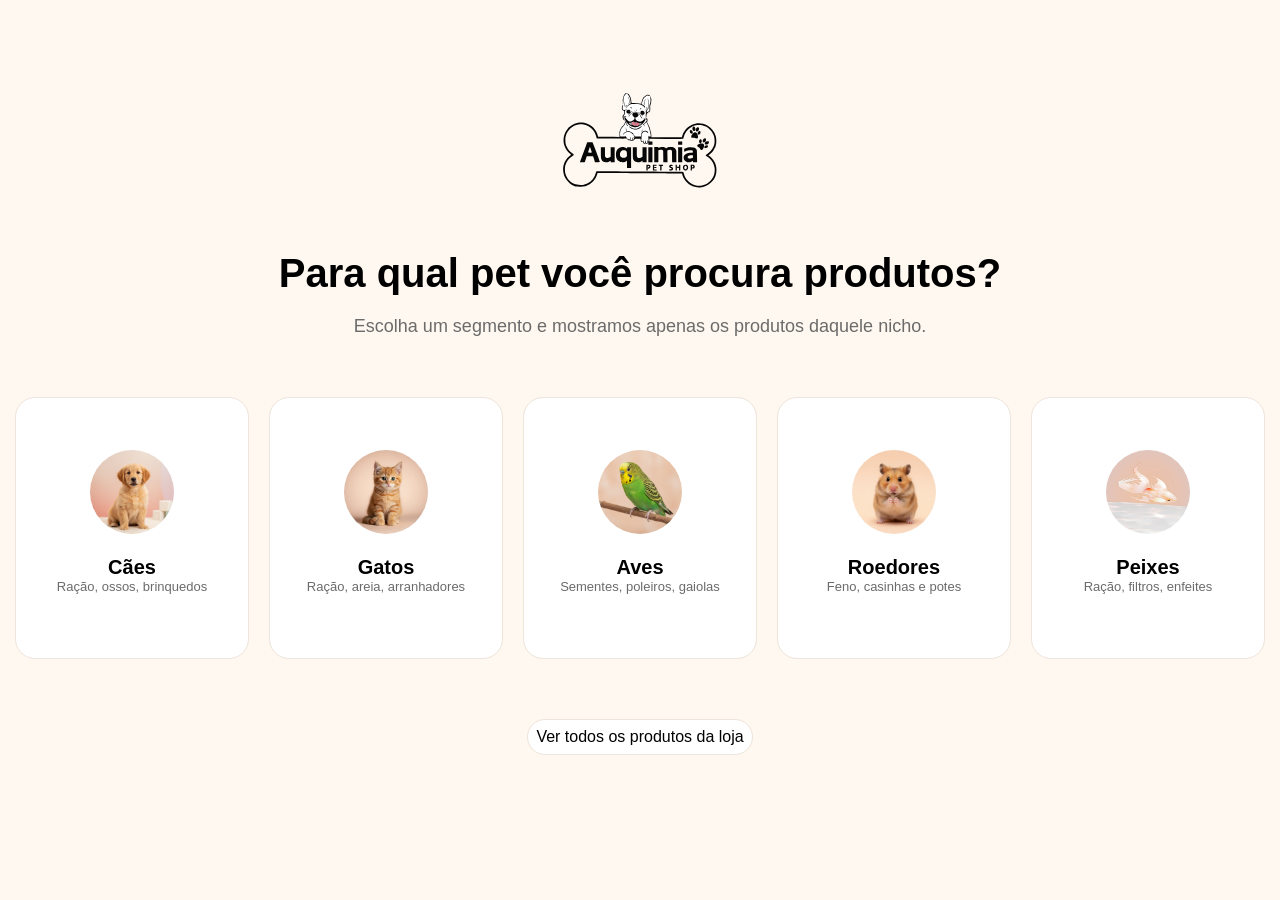
<file: index.html>
<!DOCTYPE html>

<html lang="en">
<head>
    <meta charset="UTF-8">
    <meta name="viewport" content="width=device-width, initial-scale=1.0">
    <title>Auquimia - Seleção</title>
    <link rel="stylesheet" href="css/main.css">
    <link rel="stylesheet" href="css/cards.css">
    <link rel="shortcut icon" href="img/paw.svg" type="image/x-icon">
</head>
<body>
    <div class="logo_selc"><img src="img/auquimia-pet-shop.svg" alt=""></div>
    <div class="space20"></div>
    <div class="tituloGrande">Para qual pet você procura produtos?</div>
    <div class="textocinza">Escolha um segmento e mostramos apenas os produtos daquele nicho.</div>
    <div class="space20"></div>
    <div id="cardSelec">
        <div class="card" onclick="produtos('cao')"><img src="img/icones_selec/caes.png" alt="">
        <div>
            <div class="subtitulo">Cães</div>
            <div class="miniText">Ração, ossos, brinquedos</div>
        </div><div class="invzArr">›</div>
        </div>
        <div class="card" onclick="produtos('gato')"><img src="img/icones_selec/gatos.png" alt="">
        <div>
            <div class="subtitulo">Gatos</div>
            <div class="miniText">Ração, areia, arranhadores</div>
        </div><div class="invzArr">›</div>
        </div>
        <div class="card" onclick="produtos('ave')"><img src="img/icones_selec/aves.png" alt="">
        <div>
            <div class="subtitulo">Aves</div>
            <div class="miniText">Sementes, poleiros, gaiolas</div>
        </div><div class="invzArr">›</div>
        </div>
        <div class="card" onclick="produtos('roedor')"><img src="img/icones_selec/roedores.png" alt="">
        <div>
            <div class="subtitulo">Roedores</div>
            <div class="miniText">Feno, casinhas e potes</div>
        </div><div class="invzArr">›</div>
        </div>
        <div class="card" onclick="produtos('peixe')"><img src="img/icones_selec/peixes.jpg" alt="">
        <div>
            <div class="subtitulo">Peixes</div>
            <div class="miniText">Ração, filtros, enfeites</div>
        </div><div class="invzArr">›</div>
        </div>
    </div>
    <div class="space20"></div>
    <div class="textoOrange, btnAllProds" onclick="produtos('todos') " style="cursor: pointer;">Ver todos os produtos da loja</div>
    <script src="js/prods.js"></script>
</body>
</html>
</file>
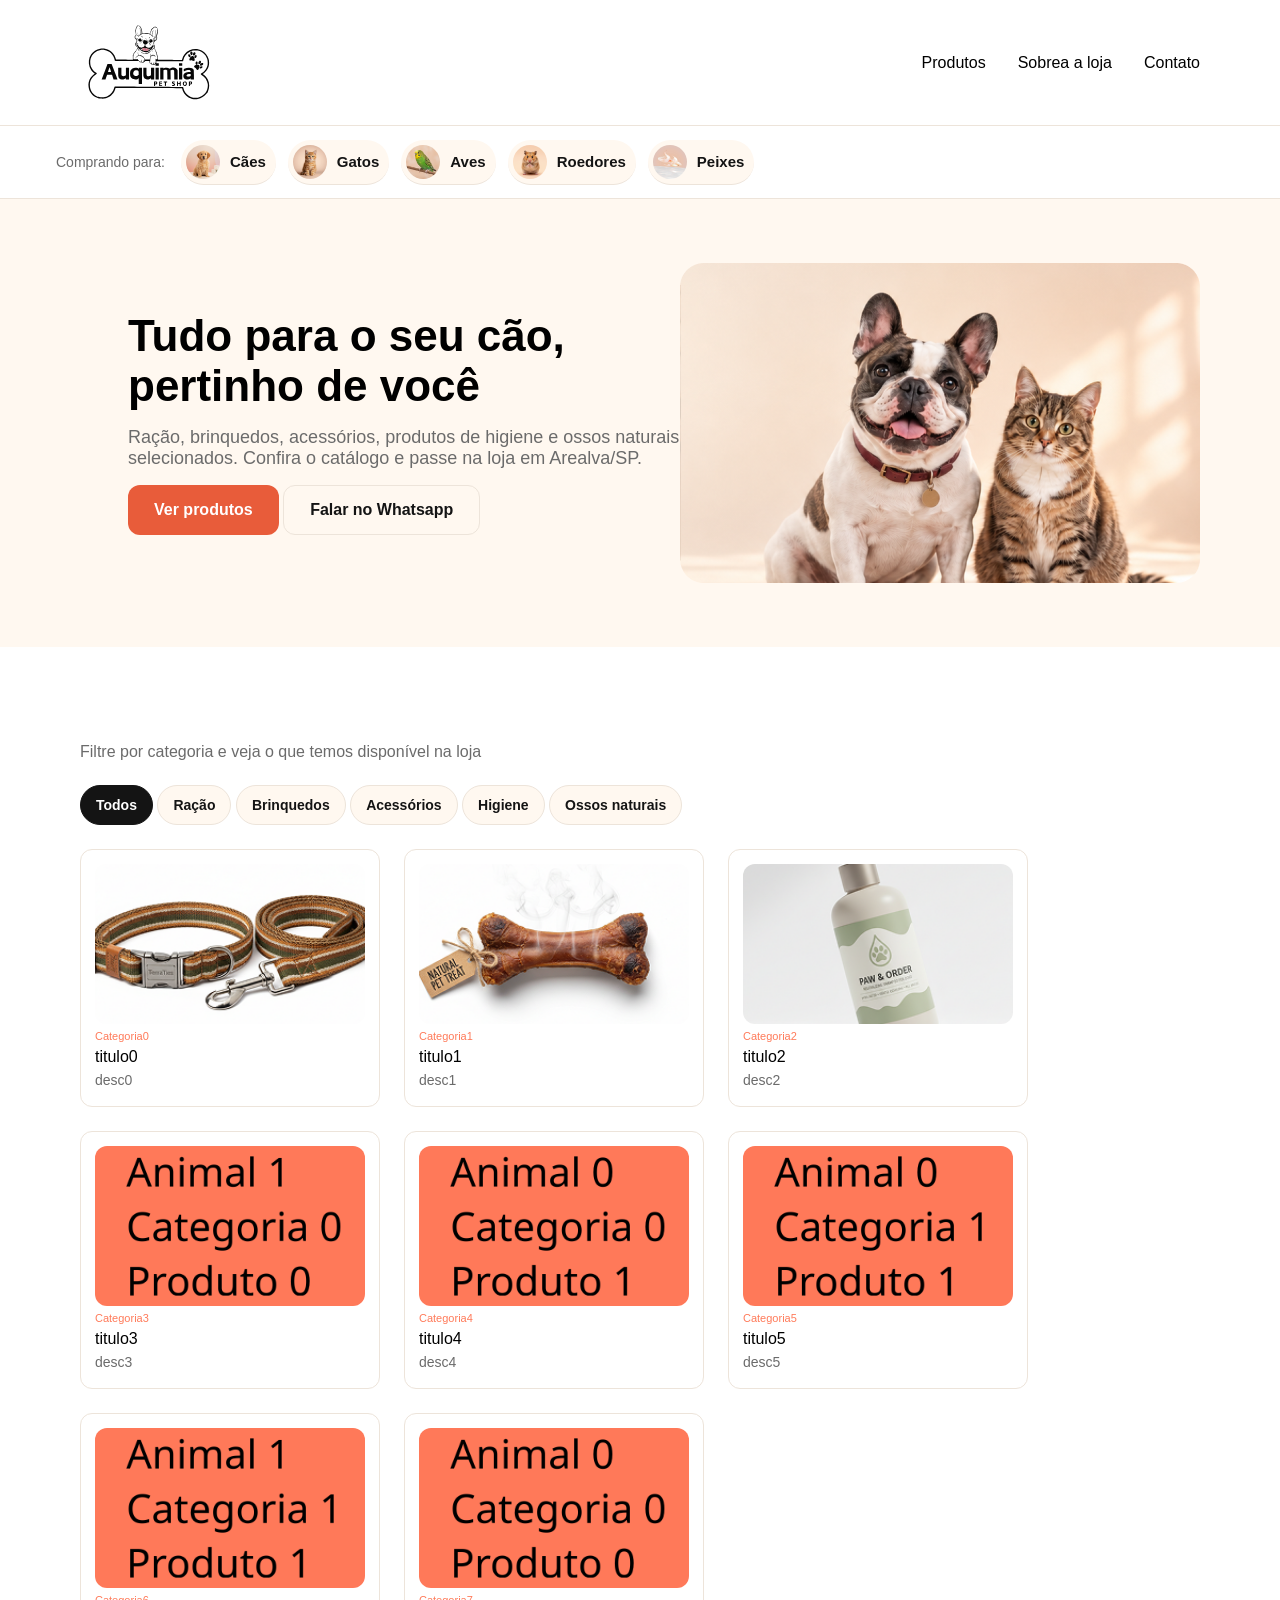
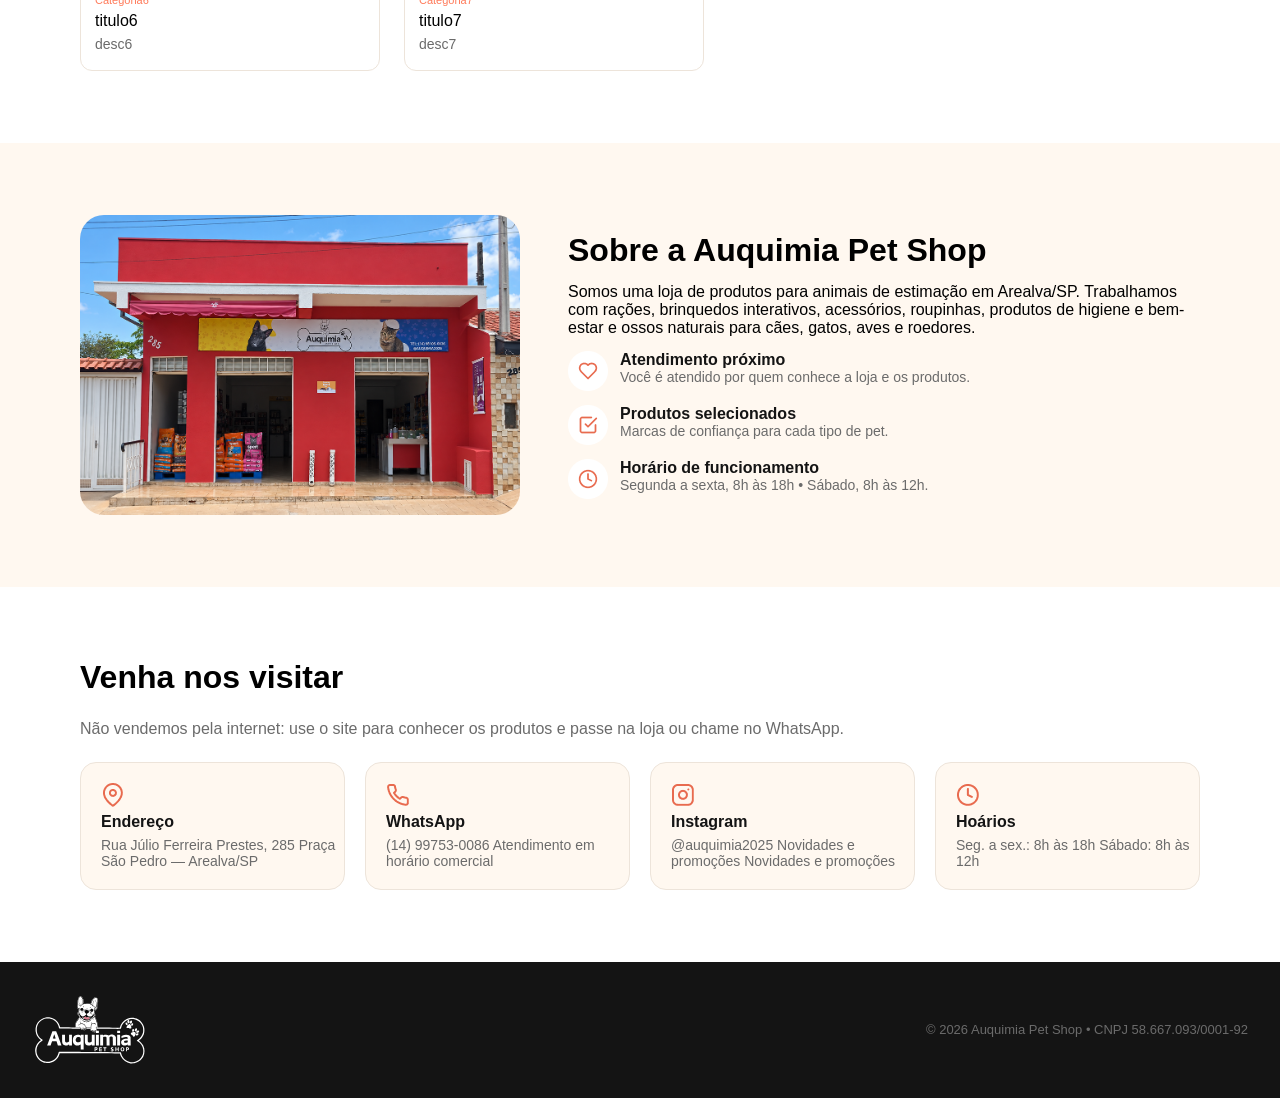
<file: produtos.html>
<!DOCTYPE html>
<html lang="en">
<head>
    <meta charset="UTF-8">
    <meta name="viewport" content="width=device-width, initial-scale=1.0">
    <title>Auquimia - Produtos</title>
    <link rel="stylesheet" href="css/main.css">
    <link rel="stylesheet" href="css/produtos.css">
    <link rel="shortcut icon" href="img/paw.svg" type="image/x-icon">
</head>
<body>
    <div id="header"> </div>

    <div id="selecAnim" class="txtPqCinz">
        <div style="width: 40px;"></div><div>Comprando para:</div>
        <div id="animalbuttonContainer">
        <div id="cao" onclick="escolhe(this.id);" class="anim"><img src="img/icones_selec/caes.png" alt=""> Cães</div>
        <div id="gato" onclick="escolhe(this.id);" class="anim"><img src="img/icones_selec/gatos.png" alt=""> Gatos</div>
        <div id="ave" onclick="escolhe(this.id);" class="anim"><img src="img/icones_selec/aves.png" alt=""> Aves</div>
        <div id="roedor" onclick="escolhe(this.id);"  class="anim"><img src="img/icones_selec/roedores.png" c alt=""> Roedores</div>
        <div id="peixe" onclick="escolhe(this.id);" class="anim"><img src="img/icones_selec/peixes.jpg" alt=""> Peixes</div>
        </div>
    </div>
    <div class="hero">
        <div class="heroDir">
            <div class="tituloHero">Tudo para o seu cão, pertinho de você</div>
            <div class="textocinza">Ração, brinquedos, acessórios, produtos de higiene e ossos naturais selecionados. Confira o catálogo e passe na loja em Arealva/SP.</div>
            <div class="btns">
                <button id="verProds">Ver produtos</button>
                <button id="falarWts">Falar no Whatsapp</button>                
            </div>
        </div>
        <img src="img/animais_zoom.png" alt=""> 
    </div>
    <div id="telaProds">
        <div id="preencher" class="tituloMedio"></div>  
        <div class="textoMdcinza">Filtre por categoria e veja o que temos disponível na loja</div>  
        <div class="btnContainer">
            <button class="btnCateg btnAtivado" onclick="btnCateg(this)">Todos</button>
            <button class="btnCateg" onclick="btnCateg(this)">Ração</button>
            <button class="btnCateg" onclick="btnCateg(this)">Brinquedos</button>
            <button class="btnCateg" onclick="btnCateg(this)">Acessórios</button>
            <button class="btnCateg" onclick="btnCateg(this)">Higiene</button>
            <button class="btnCateg" onclick="btnCateg(this)">Ossos naturais</button>
        </div>
        <div id="prodContainer">
            
        </div>
    </div>
    <div id="sobreLoja">
        <img src="img/frente_loja.png" alt="">
        <div class="sobreTexto">
            <div class="tituloMedio">
                Sobre a Auquimia Pet Shop
            </div>
            <div class="textoMedcinza">
                Somos uma loja de produtos para animais de estimação em Arealva/SP. Trabalhamos com rações, brinquedos interativos, acessórios, roupinhas, produtos de higiene e bem-estar e ossos naturais para cães, gatos, aves e roedores.
            </div>
            <div class="infobox"><img src="img/bolaCorac.png" alt="">
                <div class="doisText">
                    <div class="text16Semibold">
                        Atendimento próximo
                    </div>
                    <div class="txtPqCinz">
                        Você é atendido por quem conhece a loja e os produtos.
                    </div>
                </div>
            </div>
            <div class="infobox"><img src="img/bolaCheck.png" alt="">
                <div class="doisText">
                    <div class="text16Semibold">
                        Produtos selecionados
                    </div>
                    <div class="txtPqCinz">
                        Marcas de confiança para cada tipo de pet.
                    </div>
                </div>
            </div>
            <div class="infobox"><img src="img/bolaRelog.png" alt="">
                <div class="doisText">
                    <div class="text16Semibold">
                        Horário de funcionamento
                    </div>
                    <div class="txtPqCinz">
                        Segunda a sexta, 8h às 18h • Sábado, 8h às 12h.
                    </div>
                </div>
            </div>
        </div>
    </div>
    <div id="contatos">
        <div class="tituloMedio">
            Venha nos visitar
        </div>
        <div class="textoMdcinza">
            Não vendemos pela internet: use o site para conhecer os produtos e passe na loja ou chame no WhatsApp.
        </div>
        <div id="contatosBox">
            <div class="contCards">
                <img src="img/📍 icon.png" alt="">
                <div class="text16Semibold">
                    Endereço
                </div>
                <div class="txtPqCinz">
                    Rua Júlio Ferreira Prestes, 285 
                    Praça São Pedro — Arealva/SP
                </div>
            </div>
            <div class="contCards">
                <img src="img/📱 icon.png" alt="">
                <div class="text16Semibold">
                    WhatsApp
                </div>
                <div class="txtPqCinz">
                    (14) 99753-0086 
                    Atendimento em horário comercial
                </div>
            </div>
            <div class="contCards">
                <img src="img/📷 icon.png" alt="">
                <div class="text16Semibold">
                    Instagram
                </div>
                <div class="txtPqCinz">
                    @auquimia2025 Novidades e promoções
                    Novidades e promoções
                </div>
            </div>
            <div class="contCards">
                <img src="img/🕗 icon.png" alt="">
                <div class="text16Semibold">
                    Hoários
                </div>
                <div class="txtPqCinz">
                    Seg. a sex.: 8h às 18h
                    Sábado: 8h às 12h
                </div>
            </div>
        </div>
    </div>
    <div id="footer"> </div>
    <script src="js/headerFooter.js"></script>
    <script src="js/prods.js"></script>
</body>
</html>
</file>
<file: css/main.css>
:root{
    --preto:     #141414;
    --coral:     #ff7a59;
    --coralEsc:  #e85c3a;
    --areia:     #fff8f0;
    --branco:    #ffffff;
    --borda:     #ede4da;
    --texto:     #2b2b2b;
    --textoSuav: #6b6b6b;
    --verde:     #2ec4b6;

}
html{

}
body{
    overflow-x: hidden;
    background-color: var(--areia);
    margin: 0;
    font-family: "Inter", sans-serif;
    display: flex;
    flex-direction: column;
    justify-content: center;
    align-items: center;

}
.tituloHero{
    font-size: 44px;
    font-weight: bold;
}
.tituloGrande{
    font-size: 40px;
    font-weight: bold;
}
.tituloMedio{
    font-size: 32px;
    font-weight: bold;
}
.tituloSecao{
    font-size: 28px;
    font-weight: bold;
}
.subtitulo{
    font-size: 20px;
    font-weight: 600;
}
.text16Semibold{
    font-size: 16px;
    font-weight: 600;
    color: var(--preto);
}
.textocinza{
    font-size: 18px;
    color: var(--textoSuav);
}
.textoMdcinza{
    font-size: 16px;
    color: var(--textoSuav);
}
.txtPqCinz{
    font-size: 14px;
    font-weight: 500;
    color: var(--textoSuav);
}
.miniText{
    color: var(--textoSuav);
    font-size: 13px;
}
.textoOrange{
    font-size: 18px;
    font-weight: bold;
    color: var(--coral);
}
/* .textoOrange{
    font-size: 18px;
    font-weight: bold;
    color: var(--preto);
      text-shadow:
    1px 1px var(--coral)   ,
    2px 2px var(--coralEsc);
} */
.textoPqOrange{
    font-size: 11px;
    font-weight: 500;
    color: var(--coral);
}
.logo_selc {
    display: flex;
    justify-content: center;
    
    & img{
        width: 160px;
        height: 101px;
    }
}

.space20{
    height: 20px;
    width:  0px;
}

#header{
    display: flex;
    align-items: center;
    background-color: var(--branco);
    height: 125px;
    width: 100%;
    border-bottom-width: 1px;
    border-bottom-style: solid;
    border-bottom-color: var(--borda);
        & img{
            padding-left: 80px;
            height: 79.67px;
            width: 138.23px;
            cursor: pointer;
        };

}
#menu{
    padding-right: 80px;
    margin-left: auto;
    display: flex;
    gap: 32px;
    & div{
        float: left;
    }
}
#footer{
    display: flex;
    inline-size: 100%;
    box-sizing: border-box;
    background-color: var(--preto);
    height: 136px;
    justify-content: center;
    align-items: center;
    & img{
        width: 116px;
        height: 72px;
        margin-left: 32px;
    }
    .miniText{
        margin-right: 32px;
        margin-left: auto;
    }
}
</file>
<file: css/cards.css>
#cardSelec{
    display: flex;
    flex-direction: row;
    gap: 20px;
}
body{
    overflow-x: hidden;
    padding: 90px 80px;
    gap: 20px;
    position: relative;
}
.card{
    cursor: pointer;
    background-color: var(--branco);
    width: 200px;
    height: 224px;
    border-radius: 20px;
    border-style: solid;
    border-color:var(--borda);
    border-width: 1px;
    padding: 12px 16px 24px;
    display: flex;
    flex-direction: column;
    justify-content: center;
    align-items: center;
    gap: 10px;
    flex-shrink: 0;
    & img{
        width: 84px; height: 84px;
        margin-bottom: 12px;
        border-radius: 50%;
    }
    & .subtitulo, .miniText{
        display: flex;
        flex-direction: column;
        justify-content: center;
        align-items: center;
    }
    transition: transform 0.3s ease-in-out; 
}
.card:hover{
    transform: scale(1.1);
}
.invzArr{
    display: none;
}
.btnAllProds{
    padding: 8px;
    background-color: var(--branco);
    border-style: solid;
    border-width: 1px;
    border-color: var(--borda);
    border-radius: 20px;
    transition: transform 0.3s ease-in-out; 
     &:hover{
        transform: scale(1.1);        
    }
}
@media (max-width: 1255px) {
    .tituloGrande, .textocinza, .textoOrange{
        text-align: center;
    }
    .textocinza, .textoOrange{
        width: 90vw;
    }
    .tituloGrande{
        width: 75vw;
    }
     /*  */
    #cardSelec{
        width: 90vw;
        flex-direction: row;
        flex-wrap: wrap;
        gap: 12px;
        justify-content:Center;
    }
    #card{
        flex-shrink: 1;
    }

}

@media(max-width: 900px) {
    .logo_selc > img{
        width: 320px;
        height: 202px;
    }    
}

@media (max-width: 600px) {
    
    #cardSelec{
        width: 90vw;
        flex-direction: column;
        gap: 12px;
        justify-content:Center;
    }
    .card{
    width: auto;
    height: 78px;
    border-radius: 16px;
    padding: 12px 0px 12px 16px;
    display: flex;
    flex-direction: row;
    justify-content:left;
    align-items: center;
    gap: 14px;
    flex-shrink: 1;
        & img{
            width: 54px; height: 54px;
            margin-bottom: 12px;
            border-radius: 50%;
        }
    }
    .invzArr{
        display:inline;
        margin-left: auto;
        margin-right: 20px;
        font-size: 24px;
        font-weight: 600;
        color: #C9BFB5;
    }

}
</file>
<file: css/produtos.css>
#selecAnim{
    height: 72px;
    width: 100%;
    background-color: var(--branco);
    display: flex;
    align-items: center;
    border-bottom-width: 1px;
    border-bottom-style: solid;
    border-bottom-color: var(--borda);
    gap: 16px;
}

.anim{
    width: fit-content;
    height: 44px;
    background-color: var(--areia);
    border-radius: 50px 50px 50px 50px;
    display: flex;
    align-items: center;
    gap: 10px;
    padding: 0px 10px 0px 5px;
    border-bottom-width: 1px;
    border-bottom-style: solid;
    border-bottom-color: var(--borda);
    font-size: 15px;
    font-weight: 600;
    color: var(--preto);
    cursor: pointer;
    & img{
        width: 34px;
        height: 34px;
        border-radius: 50%;
    }
    transition: transform 0.3s ease-in-out; 
}
.anim:hover{
    transform: scale(1.1);
}
#animalbuttonContainer{
    display: flex;
    gap: 12px;
}

.active{
    background-color: var(--coralEsc);   
    color: var(--branco); 
}
.hero{
    display: flex;
    align-items: center;
    width: 100%;
    height: 448px;
    & .heroDir{
        display: flex;
        flex-direction: column;
        margin-left: 10%;
        width: 590px;
        gap: 16px;
    }
    & img{
        width: 520px; 
        height: 320px;   
        margin-right: 80px;
        margin-left: auto; 
    }
}
button{
    height: 50px;
    border-radius: 12px;
    font-size: 16px;
    font-weight:600;
    border-style: solid;
    border-width: 1.5px;
    padding-left: 26px;
    padding-right: 26px;
    cursor: pointer;
}
#verProds{
    color: var(--branco);
    background-color: var(--coralEsc);
    border-style: none;
}
#falarWts{
    color: var(--preto);
    background-color: var(--areia);
    border-color: var(--borda);
}

#prodContainer{
    display: flex;
    flex-wrap: wrap;
    gap: 24px;
    width: 85%;    
}
.prod{
    border-radius: 12px;
    border-color: var(--borda);
    border-style: solid;
    border-width: 1px;
    padding: 14px 14px 18px 14px;
    gap: 6px;
    display: flex;
    flex-direction: column;
    width: fit-content;
    & img{
        width: 270px;
        height: 160px;
        border-radius: 12px;
        object-fit: cover;
    }
}

.nomeTitu{
    font-weight: 500;
    font-size: 17;
}
#preencher{margin-top: 72px;}
.btnContainer{
    & button{
        height: 40px;
        border-radius: 50px;
        font-size: 14px;
        font-weight: 600;
        padding-left: 15px;
        padding-right: 15px;
        border-color: var(--borda);
        color: var(--preto);
        background-color: var(--areia);
    }
    & .btnAtivado{
        border-color: var(--preto);
        color: var(--branco);
        background-color: var(--preto);
    }
}

.desc{
    color: var(--textoSuav);
    font-size: 14px;
}
#telaProds{
    display: flex;
    flex-direction: column;
    width: 100%;
    background-color: var(--branco);
    gap: 24px;
    & > div{
        margin-left: 80px;
    }
    padding-bottom: 72px;
}
#sobreLoja{
    display: flex;
    flex-direction: row;
    gap: 48px;
    padding: 72px 80px;
    justify-content: center;
    align-items: center;
    & > img{
        width: 440px;
        height: 300px;
        border-radius: 24px;
    }
}
.sobreTexto{
    display: flex;
    flex-direction: column;
    gap: 14px;
}
.infobox{
    display: flex;
    flex-direction: row;
    gap: 12px;
}
#contatos{
    gap: 24px;
    padding-top: 72px;
    padding-bottom: 72px;
    margin: 0px;
    padding-left: 80px;
    padding-right: 80px;
    display: flex;
    flex-direction: column;
    background-color: var(--branco);
    inline-size: 100%;
    box-sizing: border-box;
}
#contatosBox{
    gap: 20px;
    display: flex;
    flex-direction: row;
    width: 100%;    
}
.contCards{
    display: flex;
    flex-direction: column;
    background-color: var(--areia);
    border-color: var(--borda);
    border-style: solid;
    border-width: 1px;
    padding-top: 20px;
    padding-bottom: 20px;
    border-radius: 16px;
    padding-left: 20px;
    flex: 0 1 calc((100% - (20px * 3))/4);
    gap: 6px;
    & img{
        width: 23.8px;
        height: 23.8px;
    }
}
#drpdownBt{
    display: none;
}
@media(max-width: 1040px) {
    .hero{
        flex-direction: column;    
        height: auto;
        padding-bottom: 40px;
        padding-top: 40px;
        gap: 16px;
        width: auto;
        & img{
            margin-right: auto;
            width: 90%;
            object-fit: cover;
            border-radius: 20px;

        }
        & .heroDir{
            width: 90%;
            margin-left: 0%;
        }
    }    
    #selecAnim{
        flex-direction: column;
        align-items: start;
        
        height: 100px;
    }
    #selecAnim > *{
    padding-left: 80px;
    }
 
    #telaProds{
        align-items: start;
        width: auto;
        & > div{
            width: auto;
            margin-left: 5%;
            margin-right: auto;
            
        }
    }
    #sobreLoja{
        flex-direction: column;
        width: 95%;
        margin-left: auto;
        margin-right: auto;
        padding-left: 0px;
        padding-right: 0px;
        & > img{
            margin-right: auto;
            width: 90%;
            object-fit: cover;
            border-radius: 20px;
        }
    }
    #contatos{
        padding-left: 40px;
        padding-right: 40px;
    }
    #contatosBox{
        
        flex-wrap: wrap;
    }
    .contCards{
        flex: 0 1 45%;;
    }
    #footer{
        align-items: center;
        flex-direction: column;
        gap: 5px;
        padding-bottom: 30px;
        & img{
        width: auto;
        height: 157px;
        margin-left: 0px;
    }
    .miniText{
        display: flex;
        justify-content: center;
        width: 100%;
        padding-bottom: 10px;
        background-color: var(--preto);
        margin: 0px;
    }
   
    }
}
@media(max-width: 719px) {
    .contCards{
        flex: 0 1 100%;
    }
    #selecAnim{
        height: 122px;
    }
    #animalbuttonContainer{
        width:calc(100vw - 100px);
        overflow-x: scroll;
        padding-right: 80px;
        height: 64px;
        flex-shrink: 0;
        align-items: center;
    }
    .btns{
        display: flex;
        gap: 10px;
        flex-wrap: wrap;
    }
    #header > img{
        padding-left: 10%;
    }
    #drpdownBt{
        display: block;
        font-size: 60px;
        padding: 0px;
        margin-right: 10%;
        margin-left: auto;
        line-height: 0px;
        background-color: var(--branco);
        border-style: none;
    }
    #menu{
        display: none;
    }
    #header .mostrarMenu{
        display: flex;
        flex-direction: column;
        position: absolute;
        background-color: var(--branco);
        min-width: 160px;
        overflow: auto;
        box-shadow: 0px 8px 16px 0px rgba(0,0,0,0.2);
        z-index: 1;
        right: 0;
        top: 126px;
        justify-content: center;
        gap: 16px;
        padding: 20px;
        align-items: end;
        & div{
            color: var(--preto);
            display: block;
        }
    }
    .btnContainer{
        display: flex;
        flex-wrap: wrap;
        gap: 5px;
    }
}
@media(max-width: 693px){
    .prod{width: 90%;
    & img{
        margin-right: auto;
        margin-left: auto;
        width: 326px;
        height: 200px;
    }}
}

@media(max-width: 390px) {
#header{
    & img{
        padding-left: 5%;
        height: 43px;
        width: 68px;
    }
}
    #drpdownBt{
        margin-right: 5%;
    }
    #selecAnim > *{
    padding-left: 20px;
    }
    #animalbuttonContainer{
    width:calc(100vw - 100px);
    overflow-x: scroll;
    overflow-y: hidden;
    padding-right: 80px;
    }
    .hero .heroDir{
        margin-left: 5%;
        margin-right: auto;
    }
    #telaProds > div{
        margin-left: 5%;
        margin-right: auto;
        width: 90%;
    }
}
</file>
